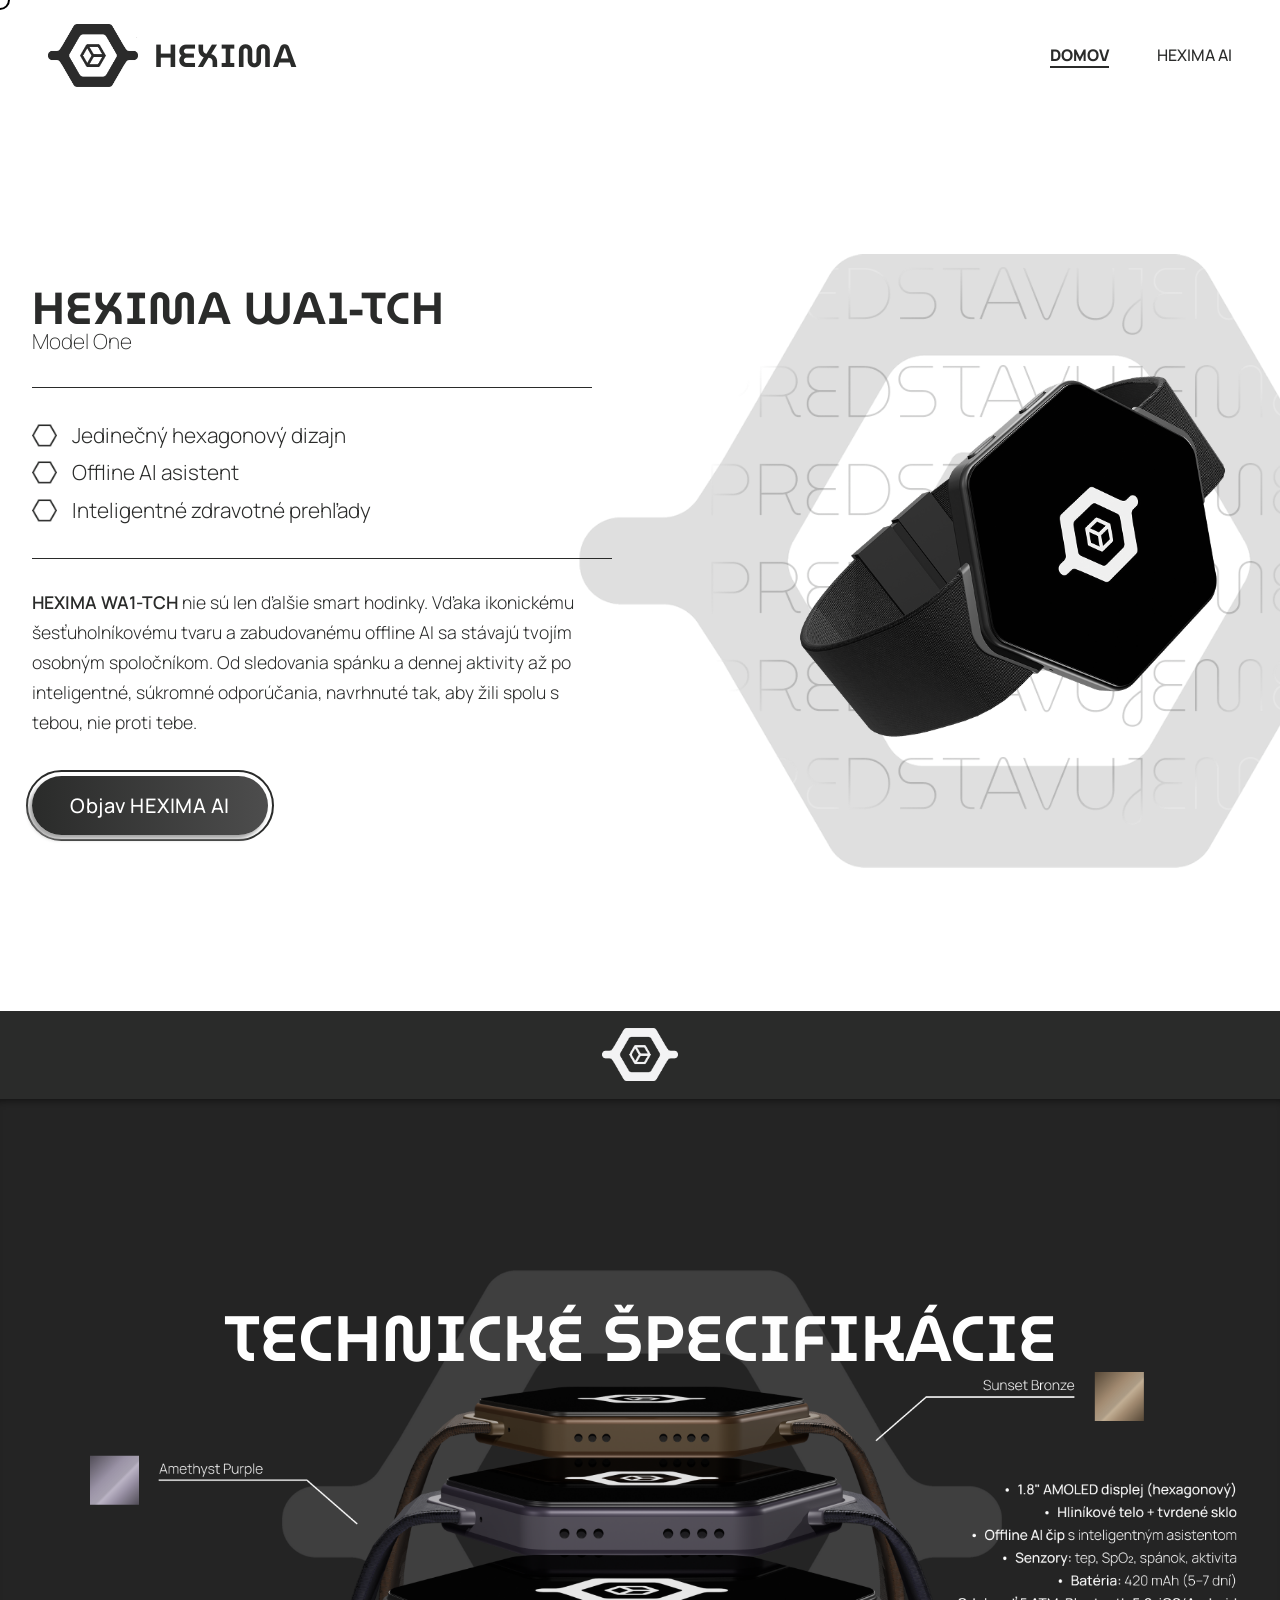
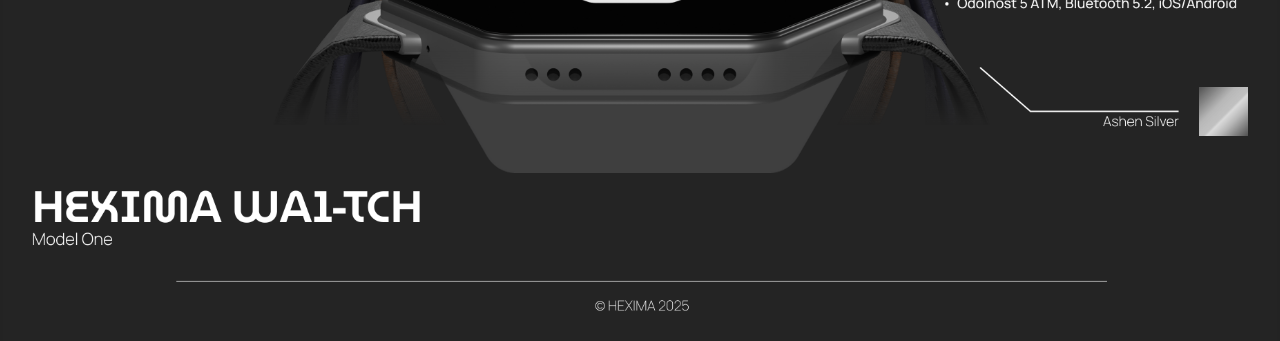
<file: index.html>
<!DOCTYPE html>
<html lang="en">
  <head>
    <title>HEXIMA HOMEPAGE</title>
    <meta charset='utf-8'>
    <meta name="viewport" content="width=device-width, initial-scale=1">
    <link rel="stylesheet" href="style2.css">
    <link href="https://fonts.googleapis.com/css2?family=MuseoModerno:wght@100;600&family=Manrope:wght@300;400;500;700;800&display=swap" rel="stylesheet">
  </head>
  <body>
	<div id="custom-cursor"></div>

    <header class="header">
        <div class="container">
            <div class="logo">
                <img src="logo.jpg" alt="HEXIMA logo" href="index.html"/>
                <span>HEXIMA</span>
            </div>
            <nav class="nav">
                <ul>
                    <li><a href="index.html" class="active">DOMOV</a></li>
                    <li><a href="HEXIMAI.html">HEXIMA AI</a></li>
                </ul>
            </nav>
        </div>
    </header>

    <section class="hero">
  <div class="hero-content">
    <h1>HEXIMA WA1-TCH</h1>
    <h2>Model One</h2>
    <div class="divider"></div>

    <ul class="hero-list">
      <li>Jedinečný hexagonový dizajn</li>
      <li>Offline AI asistent</li>
      <li>Inteligentné zdravotné prehľady</li>
    </ul>

    <div class="divider2"></div>

    <p class="hero-description">
      <b>HEXIMA WA1-TCH</b> nie sú len ďalšie smart hodinky. Vďaka ikonickému šesťuholníkovému tvaru a
      zabudovanému offline AI sa stávajú tvojím osobným spoločníkom. Od sledovania spánku a dennej
      aktivity až po inteligentné, súkromné odporúčania, navrhnuté tak, aby žili spolu s tebou, nie
      proti tebe.
    </p>

    <button class="hero-btn" id="discover-btn">Objav HEXIMA AI</button>
  </div>
  
   <div class="hero-images">
    <div class="vertical-line"></div>
    <img src="1s.png" alt="Layer 1" class="img-layer img1">
    <img src="2s.png" alt="Layer 2" class="img-layer img2">
    <img src="3s.png" alt="Layer 3" class="img-layer img3">
  </div>
</section>

<div class="middivider">
    <img src="logowhite.png" alt="logowhite">
</div>

<div class="section2">
<h1>TECHNICKÉ ŠPECIFIKÁCIE</h1>
   <div class="second-image">
    <img src="underimg.png" alt="Section 2" class="img-layer img4">
    </div>
</div>

    <script>
window.addEventListener('DOMContentLoaded', () => {
  document.body.classList.add('loaded');
});

const cursor = document.getElementById('custom-cursor');

window.addEventListener("mousemove", (e) => {
  const mouseX = e.clientX;
  const mouseY = e.clientY;

  cursor.style.left = mouseX + 'px';
  cursor.style.top = mouseY + 'px';

  const moveX = (mouseX - window.innerWidth / 2);
  const moveY = (mouseY - window.innerHeight / 2);

  document.querySelector(".img1").style.transform = `translate(${moveX * 0.01}px, ${moveY * 0.01}px)`;
  document.querySelector(".img2").style.transform = `translate(${moveX * 0.02}px, ${moveY * 0.02}px)`;
  document.querySelector(".img3").style.transform = `translate(${moveX * 0.03}px, ${moveY * 0.03}px)`;
});

window.addEventListener("mousedown", () => cursor.classList.add("active"));
window.addEventListener("mouseup", () => cursor.classList.remove("active"));

document.getElementById("discover-btn").addEventListener("click", function(e) {
  const cursorX = e.clientX + window.scrollX;
  const cursorY = e.clientY + window.scrollY;

  for (let i = 0; i < 30; i++) {
    const particle = document.createElement("span");
    particle.classList.add("particle");
    const angle = Math.random() * 2 * Math.PI;
    const distance = 80 + Math.random() * 60;
    const tx = Math.cos(angle) * distance + "px";
    const ty = Math.sin(angle) * distance + "px";

    particle.style.setProperty("--tx", tx);
    particle.style.setProperty("--ty", ty);
    particle.style.position = "absolute";
    particle.style.left = cursorX + "px";
    particle.style.top = cursorY + "px";

    document.body.appendChild(particle);
    setTimeout(() => particle.remove(), 1000);
  }

  document.body.classList.add("fade-out");
  setTimeout(() => {
    window.location.href = "HEXIMAI.html";
  }, 900);
});
</script>
  </body>
</html>
</file>
<file: style2.css>
* {
  margin: 0;
  padding: 0;
  box-sizing: border-box;
}

html, body {
  overflow-x: hidden; 
}

body {
  margin: 0;
  font-family: "Manrope", sans-serif;
  background-color: #fff;
  color: #2A2B2A;
  opacity: 0;
  transition: opacity 0.8s ease;
}

body.loaded {
  opacity: 1;
}

body, a, button {
  cursor: none !important;
}

#custom-cursor {
  position: fixed;
  top: 0;
  left: 0;
  width: 20px;
  height: 20px;
  border: 2px solid #000;
  border-radius: 50%;
  pointer-events: none;
  transform: translate(-50%, -50%);
  transition: background-color 0.2s, transform 0.1s ease-out;
  z-index: 9999;
}

#custom-cursor.active {
  background-color: #000;
  transform: translate(-50%, -50%) scale(0.9);
}

.particle {
  position: absolute;     
  width: 8px;
  height: 8px;
  background: #2A2B2A;
  pointer-events: none;
  border-radius: 0;
  transform: translate(-50%, -50%);
  will-change: transform, opacity;
  animation: particle-move 1s ease-out forwards;
  z-index: 9999;
}

@keyframes particle-move {
  to {
    transform: translate(calc(var(--tx) - 50%), calc(var(--ty) - 50%)) scale(0);
    opacity: 0;
  }
}

body.fade-out {
  opacity: 0;
  transition: opacity 0.8s ease;
  pointer-events: none;
}

.header {
  width: 100%;
  padding: 1.5rem 3rem;
}

.container {
  display: flex;
  align-items: center;
  justify-content: space-between;
}

.logo {
  display: flex;
  align-items: center;
  gap: 1rem;
  font-family: "MuseoModerno", sans-serif;
  font-weight: 600;
  font-size: 2rem;
  letter-spacing: 1px;
}

.logo img {
  max-width: 90px;
  height: auto;
}

.nav ul {
  list-style: none;
  display: flex;
  gap: 3rem;
  font-size: 1rem;
  margin: 0;
  padding: 0;
}

.nav a {
  text-decoration: none;
  color: #2A2B2A;
  font-weight: 500;
  transition: all 0.5s ease;
  border-top: 2px solid white;
}

.nav a:hover {
  color: #2A2B2A;
  border-top: 2px solid #2A2B2A;
}

.nav a.active {
  font-weight: 800;
  border-bottom: 2px solid #2A2B2A;
}

.hero {
  display: flex;
  align-items: center;
  min-height: 100vh;
  padding-left: 4.25rem;
}

.hero-content {
  width: 100%;
  max-width: 580px;
}

.hero h1 {
  font-family: "MuseoModerno", sans-serif;
  font-weight: 600;
  font-size: 3.5rem;
  line-height: 1;
  letter-spacing: 1px;
  margin-bottom: -0.3rem;
}

.hero h2 {
  font-family: "Manrope", sans-serif;
  font-weight: 10;
  font-size: 1.3rem;
  margin-bottom: 2rem;
}

.divider {
  width: 100%;
  max-width: 560px;
  height: 1.25px;
  background-color: #2A2B2A;
  margin-bottom: 1.8rem;
}

.divider2 {
  width: 100%;
  max-width: 700px;
  height: 1.25px;
  background-color: #2A2B2A;
  margin-bottom: 1.8rem;
}

.hero-list {
  list-style: none;
  font-family: "Manrope", sans-serif;
  font-weight: 300;
  font-size: 1.5rem;
  line-height: 1.8;
  color: #2A2B2A;
  margin-bottom: 1.8rem;
}

.hero-list li {
  position: relative;
  padding-left: 2.5rem;
}

.hero-list li::before {
  content: "";
  position: absolute;
  left: 0;
  top: 50%;
  transform: translateY(-50%);
  width: 25px;
  height: 25px;
  background-image: url("icon.png");
  background-size: contain;
  background-repeat: no-repeat;
  background-position: center;
}

.hero-description {
  font-family: "Manrope", sans-serif;
  font-weight: 300;
  font-size: 1.25rem;
  line-height: 1.7;
  color: #2A2B2A;
  margin-bottom: 2.4rem;
  width: 100%;
  max-width: 580px;
}

.hero-description b {
  font-weight: 600;
}

.hero-btn {
  position: relative;
  font-family: "Manrope", sans-serif;
  font-weight: 500;
  font-size: 1.25rem;
  background: linear-gradient(90deg, #2A2B2A, #4D4D4D);
  box-shadow: -3px 4px 4px #A5A5A5;
  color: white;
  border: none;
  padding: 1rem 2.4rem;
  border-radius: 999px;
  cursor: pointer;
  transition: color 0.5s ease, transform 0.5s;
  letter-spacing: 0.5px;
}

.hero-btn::after {
  content: "";
  position: absolute;
  top: -6px;  
  left: -6px;
  right: -6px;
  bottom: -6px;
  border: 2px solid #2A2B2A; 
  border-radius: 999px;     
  z-index: -1;               
}

.hero-btn:hover {
  background: white;
  color: #2A2B2A;
  transform: translateY(-3px);
}

.hero-images { 
  position: relative; 
  margin-left: auto; 
  width: 100%; 
  max-width: min(60rem, 72vh); 
  aspect-ratio: 1 / 1; 
  display: flex; 
  align-items: center; 
  justify-content: center; 
  overflow: visible; 
  transform: translateX(-5vw); 
}

.hero-images .vertical-line {
  position: absolute;
  right: -7%;
  top: -3%;
  width: 2px;
  height: 105%;
  background-color: #2A2B2A;
  z-index: 0;
}

.img-layer {
  position: absolute;
  transition: transform 0.6s ease, opacity 0.6s ease;
}

.img1 {
  z-index: 1;
  width: 150%;
  height: auto;
  transform: translate(0, 0);
}

.img2 {
  z-index: 2;
  width: 110%;
  height: auto;
  transform: translate(clamp(15px, 4%, 25px), clamp(-15px, -3%, -20px));
}

.img3 {
  z-index: 3;
  width: 110%;
  height: auto;
  transform: translate(clamp(30px, 8%, 50px), clamp(-30px, -5%, -40px));
}

.middivider {
  display: flex;
  align-items: center;
  justify-content: center;
  width: 100%;
  height: 5.5rem;
  background: #2A2B2A;
  margin-top: 30px 0;
}

.middivider img {
  height: 60%;
}

.section2 {
  display: flex;
  justify-content: flex-start;
  align-items: center;
  width: 100%;
  min-height: 60vh;
  padding: 4rem 2rem 0.3rem;
  background: #242424;
  box-shadow: inset 0 8px 10px -8px rgba(0, 0, 0, 0.7);
  overflow: hidden;
  flex-direction: column;
  position: relative;
}

.second-image {
  width: 100%;
  padding-top: 70px;
  max-width: 2300px;
  position: relative;
  display: flex;
  justify-content: center;
  align-items: center;
  margin: 0 auto;
}

.second-image img.img4 {
  position: relative;
  width: 100%;
  max-width: 2300px;
  height: auto;
  display: block;
}

.section2 h1 {
  font-family: "MuseoModerno", sans-serif;
  font-weight: 600;
  font-size: 4rem;
  line-height: 1;
  letter-spacing: 1px;
  margin: 9rem 0 -10.7rem 0;
  color: white;
  text-align: center;
}

@media (max-width: 1400px) {
  .hero {
    padding-left: 2rem;
  }
  .hero h1 {
    font-size: 2.8rem;
  }
  .hero-description {
    font-size: 1.1rem; 
  }
  .hero-list {
    font-size: 1.3rem;
  }
  .hero-images {
    max-width: min(45rem, 60vh);
    transform: translateX(-2vw);
  }
}

@media (max-width: 992px) {
  .hero {
    flex-direction: column; 
    padding-left: 1.5rem;
    padding-right: 1.5rem;
    padding-top: 4rem;
    text-align: center; 
  }
  .hero-content {
    margin: 0 auto;
  }
  .divider, .divider2 {
    margin: 1.5rem auto;
  }
  .hero-list li {
    text-align: left;
    display: inline-block; 
  }
  .hero-images {
    transform: translateX(0);
    margin-top: 4rem;
    margin-left: 0;
  }
  .hero-images .vertical-line {
    display: none; 
  }
  .nav ul {
    gap: 1.5rem; 
  }
  .section2 h1 {
    font-size: 2.5rem;
    margin: 4rem 0 2rem 0;
  }
}
</file>
